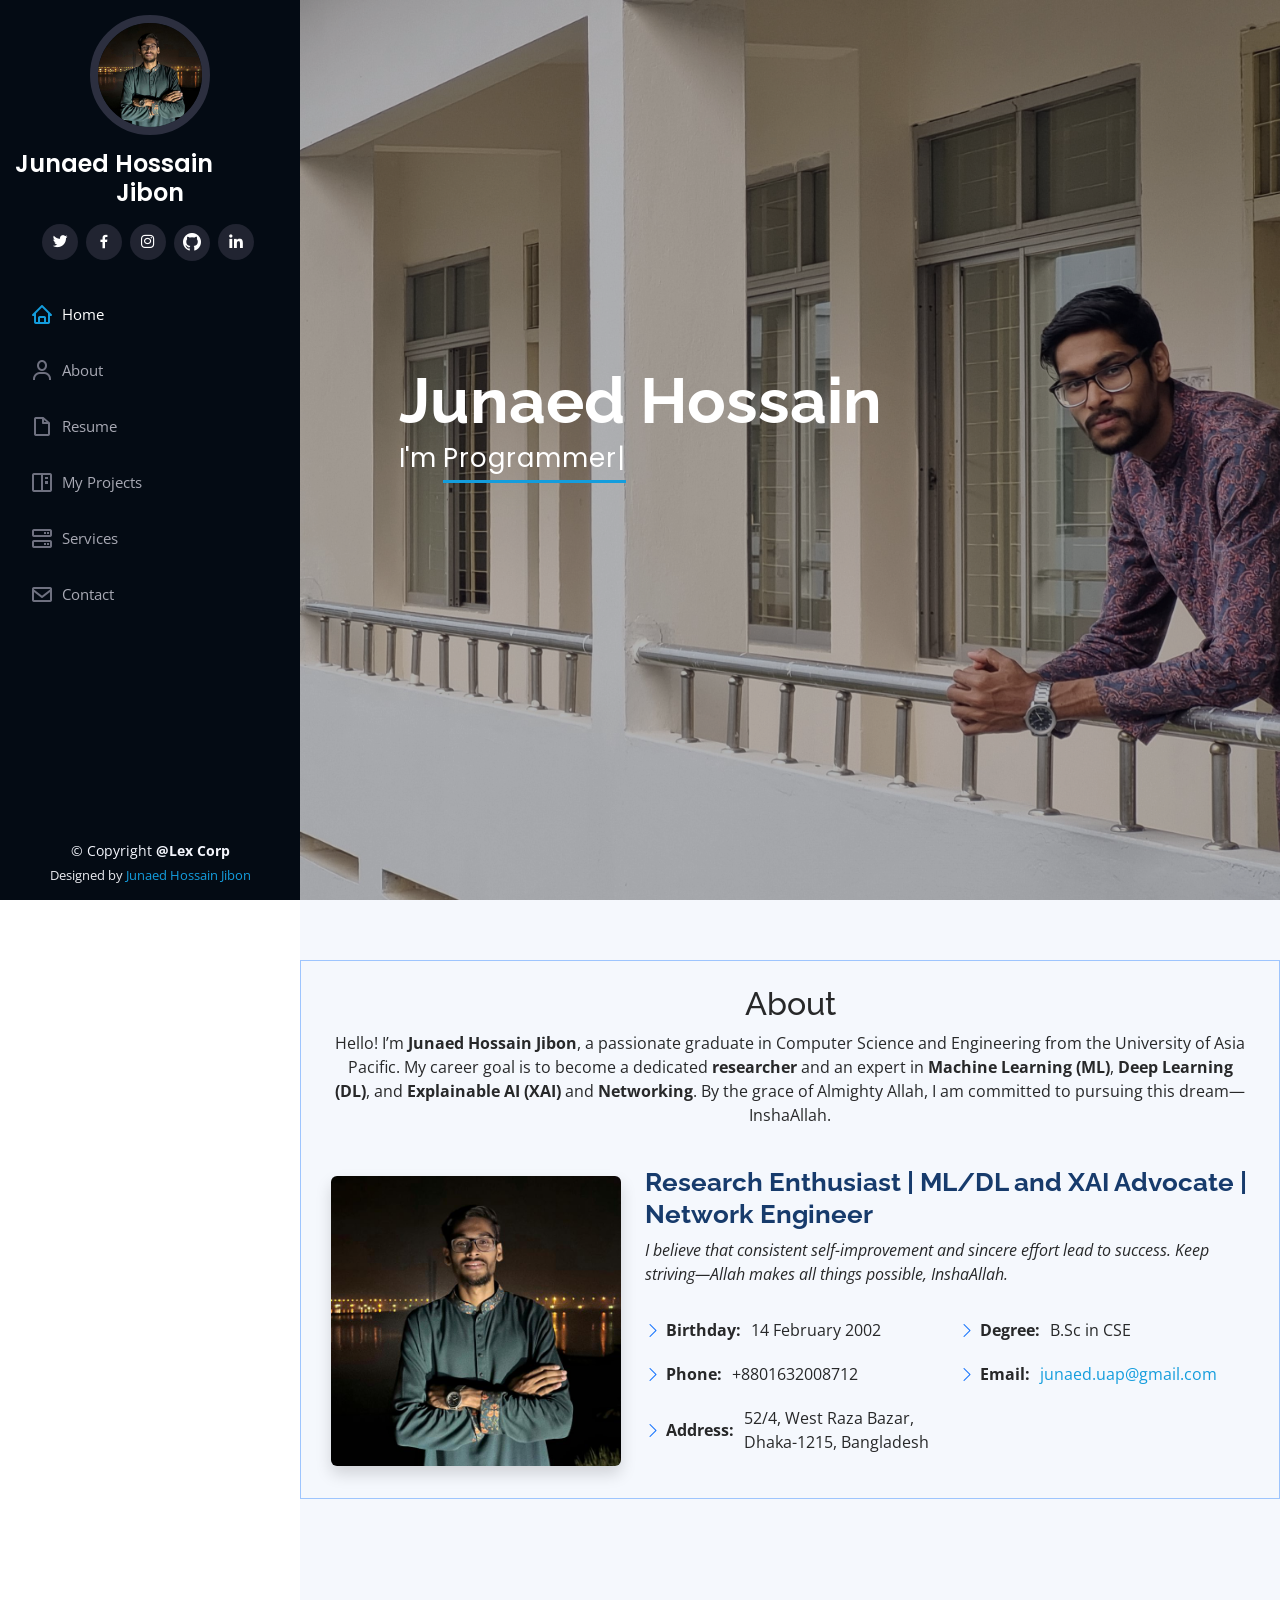
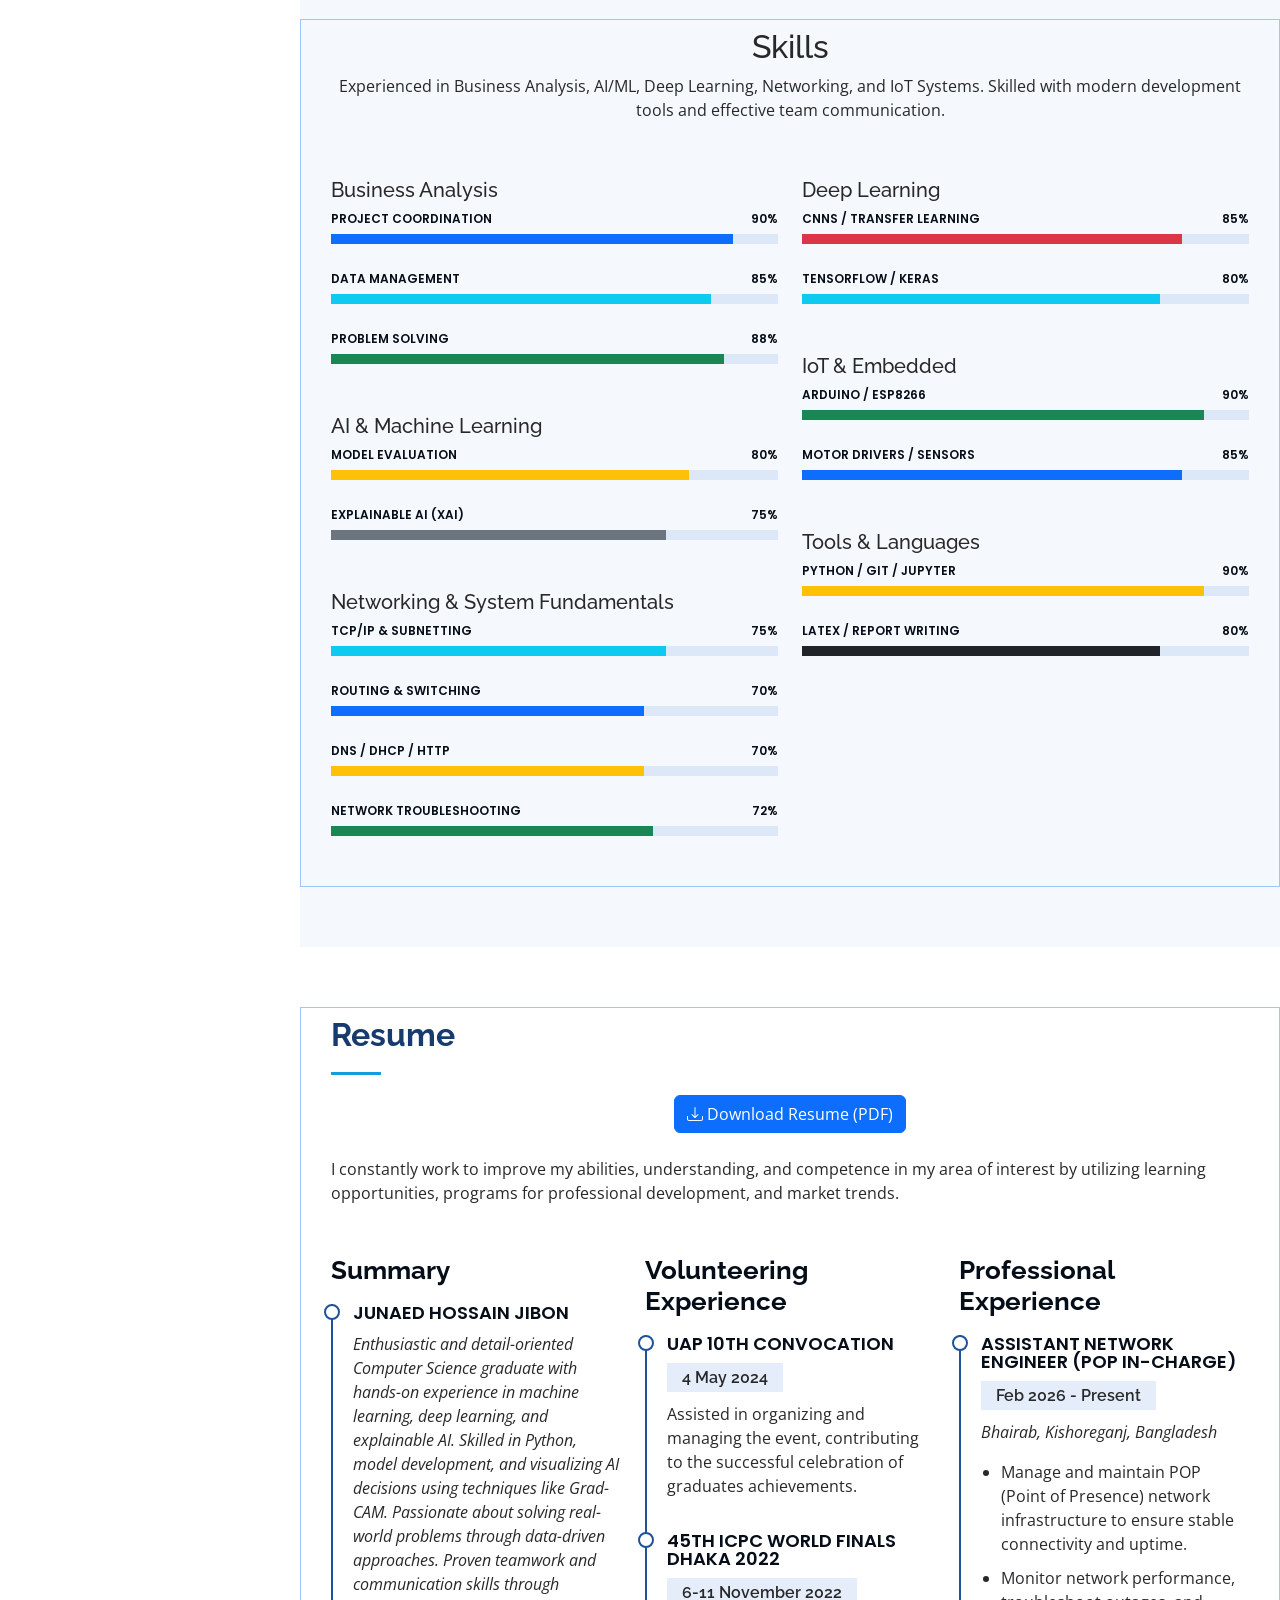
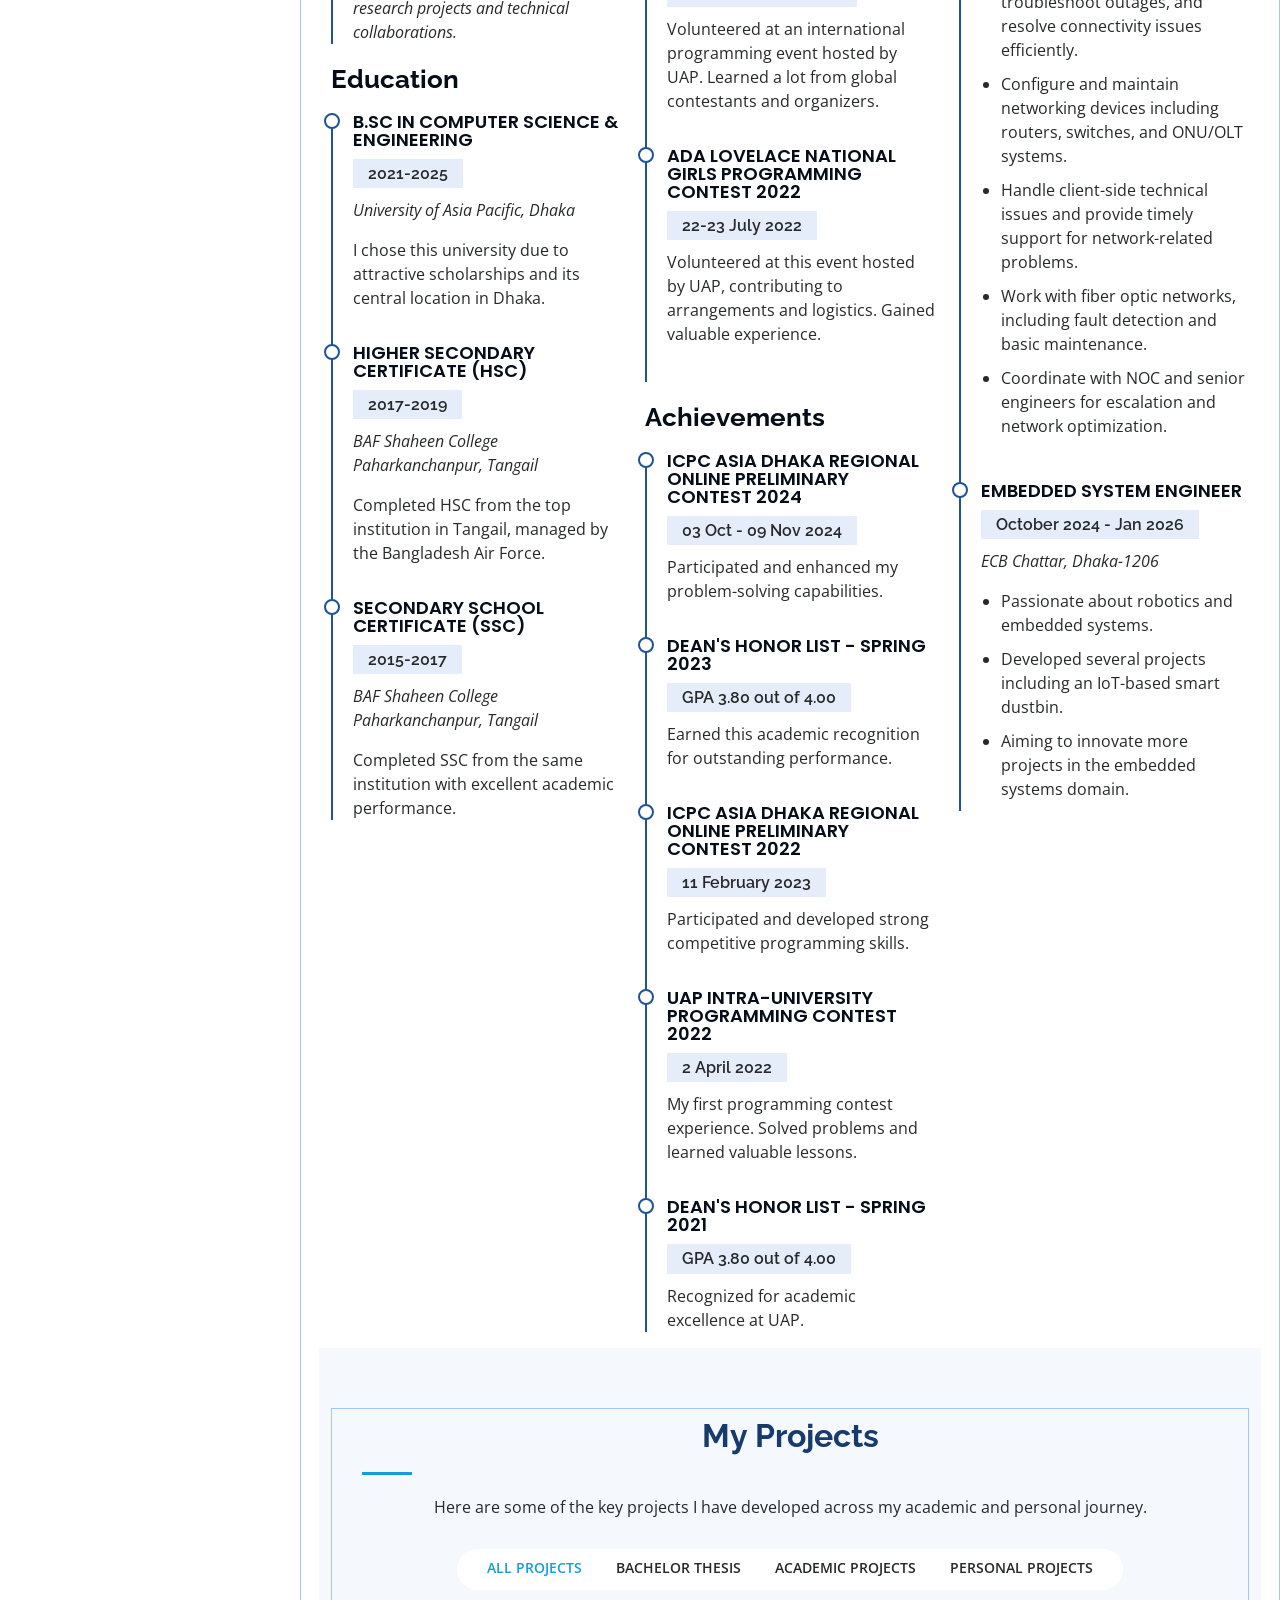
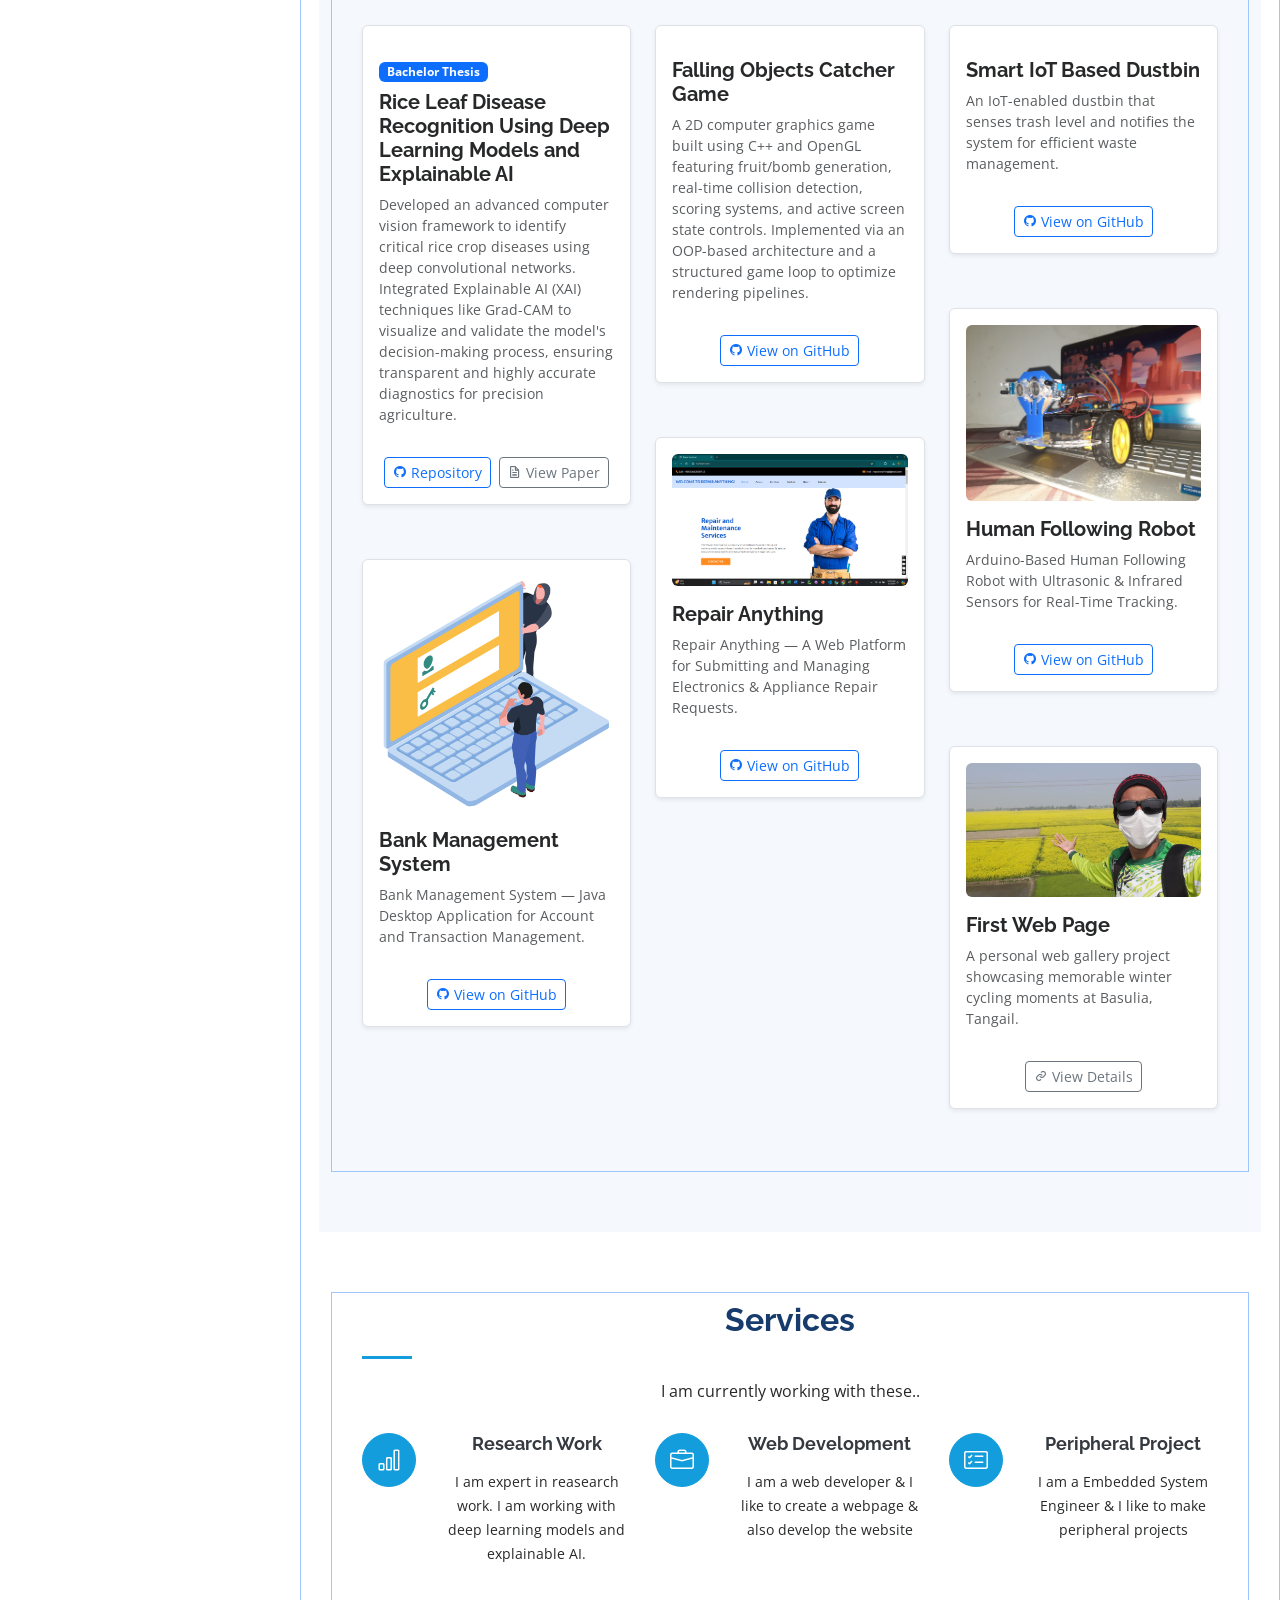
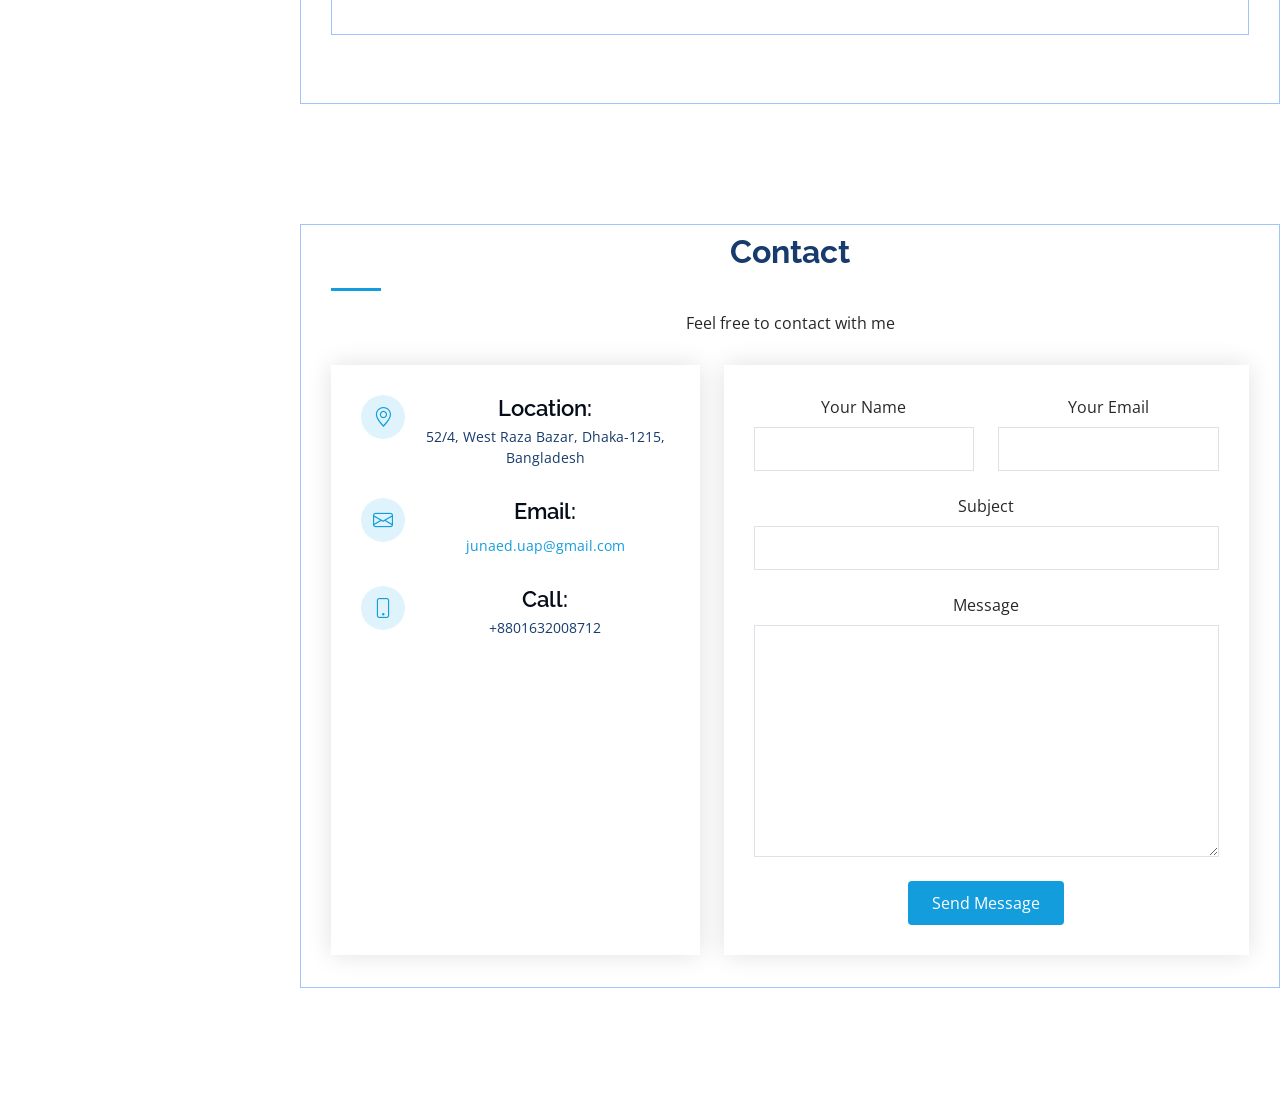
<file: index.html>
<!DOCTYPE html>
<html lang="en">

<head>
  <meta charset="utf-8">
  <meta content="width=device-width, initial-scale=1.0" name="viewport">

  <title>My Porfolio</title>
  <meta content="" name="description">
  <meta content="" name="keywords">

  <!-- Favicons -->

  <link href="assets/pics/favicon.png" rel="icon">
  <link href="assets/pics/apple-touch-icon.png" rel="apple-touch-icon">

  <!-- Google Fonts -->

  <link href="https://fonts.googleapis.com/css?family=Open+Sans:300,300i,400,400i,600,600i,700,700i|Raleway:300,300i,400,400i,500,500i,600,600i,700,700i|Poppins:300,300i,400,400i,500,500i,600,600i,700,700i" rel="stylesheet">

  <!-- Vendor CSS Files -->

  <link href="assets/vendor/aos/aos.css" rel="stylesheet">
  <link href="assets/vendor/bootstrap/css/bootstrap.min.css" rel="stylesheet">
  <link href="assets/vendor/bootstrap-icons/bootstrap-icons.css" rel="stylesheet">
  <link href="assets/vendor/boxicons/css/boxicons.min.css" rel="stylesheet">
  <link href="assets/vendor/glightbox/css/glightbox.min.css" rel="stylesheet">
  <link href="assets/vendor/swiper/swiper-bundle.min.css" rel="stylesheet">

  <!-- Template Main CSS File -->

  <link href="assets/css/style.css" rel="stylesheet">

</head>

<body>

  <!-- ======= Mobile nav toggle button ======= -->
  <i class="bi bi-list mobile-nav-toggle d-xl-none"></i>

  <!-- ======= Header ======= -->
  <header id="header">
    <div class="d-flex flex-column">

      <div class="profile">
        <img src="assets/pics/img/My_Image.jpg" alt="..." class="img-fluid rounded-circle">
        <h1 class="text-light"><a href="index.html">Junaed Hossain Jibon</a></h1>
        <div class="social-links mt-3 text-center">
          <a href="https://twitter.com/Junaed_Hossain_" class="twitter"><i class="bx bxl-twitter"></i></a>
          <a href="https://www.facebook.com/profile.php?id=100012752882210" class="facebook"><i class="bx bxl-facebook"></i></a>
          <a href="https://www.instagram.com/junaed_1416/" class="instagram"><i class="bx bxl-instagram"></i></a>
          <a href="https://github.com/groot-jerry" class="github"><i class="bi bi-github"></i></a>
          <a href="https://www.linkedin.com/in/junaed-hossain-jibon-736091266/" class="linkedin"><i class="bx bxl-linkedin"></i></a>
        </div>
      </div>

      <nav id="navbar" class="nav-menu navbar">
        <ul>
          <li><a href="#hero" class="nav-link scrollto active"><i class="bx bx-home"></i> <span>Home</span></a></li>
          <li><a href="#about" class="nav-link scrollto"><i class="bx bx-user"></i> <span>About</span></a></li>
          <li><a href="#resume" class="nav-link scrollto"><i class="bx bx-file-blank"></i> <span>Resume</span></a></li>
          <li><a href="#portfolio" class="nav-link scrollto"><i class="bx bx-book-content"></i> <span>My Projects</span></a></li>
          <li><a href="#services" class="nav-link scrollto"><i class="bx bx-server"></i> <span>Services</span></a></li>
          <li><a href="#contact" class="nav-link scrollto"><i class="bx bx-envelope"></i> <span>Contact</span></a></li>
        </ul>
      </nav><!-- .nav-menu -->
    </div>
  </header><!-- End Header -->

  <!-- ======= Hero Section ======= -->

  <section id="hero" class="d-flex flex-column justify-content-center align-items-center">
    <div class="hero-container" data-aos="fade-in">
      <h1>Junaed Hossain</h1>
      <p>I'm <span class="typed" data-typed-items="Programmer, Developer, Researcher, Quick Learner"></span></p>
    </div>
  </section>
  
  
  <!-- End Hero -->

  <main id="main">

<!-- ======= About Section ======= -->
<section id="about" class="about section-bg">
  <div class="container border border-primary-subtle pt-4 pb-4">
    <div class="section-header text-center pb-4">
      <h2>About</h2>
      <p>
        Hello! I’m <strong>Junaed Hossain Jibon</strong>, a passionate graduate in Computer Science and Engineering from the University of Asia Pacific. 
        My career goal is to become a dedicated <strong>researcher</strong> and an expert in <strong>Machine Learning (ML)</strong>, <strong>Deep Learning (DL)</strong>, 
        and <strong>Explainable AI (XAI)</strong> and <strong>Networking</strong>. By the grace of Almighty Allah, I am committed to pursuing this dream—InshaAllah.
      </p>
    </div>

    <div class="row align-items-center">
      <div class="col-lg-4 text-center" data-aos="fade-right">
        <img src="assets/pics/img/My_Image.jpg" class="img-fluid rounded shadow" alt="Junaed Hossain Jibon">
      </div>
      <div class="col-lg-8 pt-4 pt-lg-0 content" data-aos="fade-left">
        <h3>Research Enthusiast | ML/DL and XAI Advocate | Network Engineer </h3>
        <p class="fst-italic">
          I believe that consistent self-improvement and sincere effort lead to success. Keep striving—Allah makes all things possible, InshaAllah.
        </p>

        <div class="row">
          <div class="col-md-6 pt-3">
            <ul class="list-unstyled">
              <li><i class="bi bi-chevron-right text-primary"></i> <strong>Birthday:</strong> <span>14 February 2002</span></li>
              <li><i class="bi bi-chevron-right text-primary"></i> <strong>Phone:</strong> <span>+8801632008712</span></li>
              <li><i class="bi bi-chevron-right text-primary"></i> <strong>Address:</strong> <span>52/4, West Raza Bazar, Dhaka-1215, Bangladesh</span></li>
            </ul>
          </div>
          <div class="col-md-6 pt-3">
            <ul class="list-unstyled">
              <li><i class="bi bi-chevron-right text-primary"></i> <strong>Degree:</strong> <span>B.Sc in CSE</span></li>
              <li><i class="bi bi-chevron-right text-primary"></i> <strong>Email:</strong> <a href="mailto:junaed.uap@gmail.com">junaed.uap@gmail.com</a></li>
            </ul>
          </div>
        </div>

        <!-- Optional summary block -->
        <!--
        <p class="pt-3">
          I’m actively seeking opportunities in research and AI-driven industries where I can contribute, learn, and grow.
        </p>
        -->
      </div>
    </div>
  </div>
</section>
<!-- End About Section -->


    <!-- ======= Facts Section ======= -->
<!--
    <section id="facts" class="facts">
      <div class = "container border border-primary-subtle pt-2 pb-2">
       <div class="row">
        <div class="col-md-12">
         <div class="sesction-header text-center pb-4">

        <div class="section-title">
          <h2>Facts</h2>
          <p>
            There will something to write....
          </p>
        </div>-->
<!--
        <div class="row no-gutters">

          <div class="col-lg-3 col-md-6 d-md-flex align-items-md-stretch" data-aos="fade-up">
            <div class="count-box">
              <i class="bi bi-emoji-smile"></i>
              <span data-purecounter-start="0" data-purecounter-end="232" data-purecounter-duration="1" class="purecounter"></span>
              <p><strong>Happy Clients</strong> consequuntur quae</p>
            </div>
          </div>

          <div class="col-lg-3 col-md-6 d-md-flex align-items-md-stretch" data-aos="fade-up" data-aos-delay="100">
            <div class="count-box">
              <i class="bi bi-journal-richtext"></i>
              <span data-purecounter-start="0" data-purecounter-end="521" data-purecounter-duration="1" class="purecounter"></span>
              <p><strong>Projects</strong> adipisci atque cum quia aut</p>
            </div>
          </div>

          <div class="col-lg-3 col-md-6 d-md-flex align-items-md-stretch" data-aos="fade-up" data-aos-delay="200">
            <div class="count-box">
              <i class="bi bi-headset"></i>
              <span data-purecounter-start="0" data-purecounter-end="1453" data-purecounter-duration="1" class="purecounter"></span>
              <p><strong>Hours Of Support</strong> aut commodi quaerat</p>
            </div>
          </div>

          <div class="col-lg-3 col-md-6 d-md-flex align-items-md-stretch" data-aos="fade-up" data-aos-delay="300">
            <div class="count-box">
              <i class="bi bi-people"></i>
              <span data-purecounter-start="0" data-purecounter-end="32" data-purecounter-duration="1" class="purecounter"></span>
              <p><strong>Hard Workers</strong> rerum asperiores dolor</p>
            </div>
          </div>

        </div>

      </div>
    </section>
   --> 
    <!-- End Facts Section -->

<!-- ======= Skills Section ======= -->
<section id="skills" class="skills section-bg">
  <div class="container border border-primary-subtle pt-2 pb-4">
    
    <div class="section-header text-center pb-3">
      <h2>Skills</h2>
      <p>
        Experienced in Business Analysis, AI/ML, Deep Learning, Networking, and IoT Systems. Skilled with modern development tools and effective team communication.
      </p>
    </div>

    <div class="row">

      <!-- Left Column -->
      <div class="col-lg-6" data-aos="fade-up">

        <h5 class="mt-4">Business Analysis</h5>
        <div class="progress">
          <span class="skill">Project Coordination <i class="val">90%</i></span>
          <div class="progress-bar-wrap">
            <div class="progress-bar bg-primary" role="progressbar" style="width: 90%"></div>
          </div>
        </div>
        <div class="progress">
          <span class="skill">Data Management <i class="val">85%</i></span>
          <div class="progress-bar-wrap">
            <div class="progress-bar bg-info" role="progressbar" style="width: 85%"></div>
          </div>
        </div>
        <div class="progress">
          <span class="skill">Problem Solving <i class="val">88%</i></span>
          <div class="progress-bar-wrap">
            <div class="progress-bar bg-success" role="progressbar" style="width: 88%"></div>
          </div>
        </div>

        <h5 class="mt-4">AI & Machine Learning</h5>
        <div class="progress">
          <span class="skill">Model Evaluation <i class="val">80%</i></span>
          <div class="progress-bar-wrap">
            <div class="progress-bar bg-warning" role="progressbar" style="width: 80%"></div>
          </div>
        </div>
        <div class="progress">
          <span class="skill">Explainable AI (XAI) <i class="val">75%</i></span>
          <div class="progress-bar-wrap">
            <div class="progress-bar bg-secondary" role="progressbar" style="width: 75%"></div>
          </div>
        </div>

        <h5 class="mt-4">Networking & System Fundamentals</h5>
        <div class="progress">
          <span class="skill">TCP/IP & Subnetting <i class="val">75%</i></span>
          <div class="progress-bar-wrap">
            <div class="progress-bar bg-info" role="progressbar" style="width: 75%"></div>
          </div>
        </div>
        <div class="progress">
          <span class="skill">Routing & Switching <i class="val">70%</i></span>
          <div class="progress-bar-wrap">
            <div class="progress-bar bg-primary" role="progressbar" style="width: 70%"></div>
          </div>
        </div>
        <div class="progress">
          <span class="skill">DNS / DHCP / HTTP <i class="val">70%</i></span>
          <div class="progress-bar-wrap">
            <div class="progress-bar bg-warning" role="progressbar" style="width: 70%"></div>
          </div>
        </div>
        <div class="progress">
          <span class="skill">Network Troubleshooting <i class="val">72%</i></span>
          <div class="progress-bar-wrap">
            <div class="progress-bar bg-success" role="progressbar" style="width: 72%"></div>
          </div>
        </div>

      </div>

      <!-- Right Column -->
      <div class="col-lg-6" data-aos="fade-up" data-aos-delay="100">

        <h5 class="mt-4">Deep Learning</h5>
        <div class="progress">
          <span class="skill">CNNs / Transfer Learning <i class="val">85%</i></span>
          <div class="progress-bar-wrap">
            <div class="progress-bar bg-danger" role="progressbar" style="width: 85%"></div>
          </div>
        </div>
        <div class="progress">
          <span class="skill">TensorFlow / Keras <i class="val">80%</i></span>
          <div class="progress-bar-wrap">
            <div class="progress-bar bg-info" role="progressbar" style="width: 80%"></div>
          </div>
        </div>

        <h5 class="mt-4">IoT & Embedded</h5>
        <div class="progress">
          <span class="skill">Arduino / ESP8266 <i class="val">90%</i></span>
          <div class="progress-bar-wrap">
            <div class="progress-bar bg-success" role="progressbar" style="width: 90%"></div>
          </div>
        </div>
        <div class="progress">
          <span class="skill">Motor Drivers / Sensors <i class="val">85%</i></span>
          <div class="progress-bar-wrap">
            <div class="progress-bar bg-primary" role="progressbar" style="width: 85%"></div>
          </div>
        </div>

        <h5 class="mt-4">Tools & Languages</h5>
        <div class="progress">
          <span class="skill">Python / Git / Jupyter <i class="val">90%</i></span>
          <div class="progress-bar-wrap">
            <div class="progress-bar bg-warning" role="progressbar" style="width: 90%"></div>
          </div>
        </div>
        <div class="progress">
          <span class="skill">LaTeX / Report Writing <i class="val">80%</i></span>
          <div class="progress-bar-wrap">
            <div class="progress-bar bg-dark" role="progressbar" style="width: 80%"></div>
          </div>
        </div>

      </div>

    </div>
  </div>
</section>
<!-- End Skills Section -->


    <!-- ======= Resume Section ======= -->

<section id="resume" class="resume">
  <div class="container border border-primary-subtle pt-2 pb-2">
    <div class="section-title">
      <h2>Resume</h2>
        <div class="text-center mb-4">
          <a href="assets/resume/My_CV.pdf" class="btn btn-primary" download>
            <i class="bi bi-download"></i> Download Resume (PDF)
          </a>
        </div>

      <p>I constantly work to improve my abilities, understanding, and competence in my area of interest by utilizing 
        learning opportunities, programs for professional development, and market trends.</p>
    </div>

    <div class="row">
      <!-- Summary and Education -->
      <div class="col-lg-4" data-aos="fade-up">
        <h3 class="resume-title">Summary</h3>
        <div class="resume-item pb-0">
          <h4>Junaed Hossain Jibon</h4>
          <p><em>Enthusiastic and detail-oriented Computer Science graduate with hands-on experience in machine learning, deep learning,
          and explainable AI. Skilled in Python, model development, and visualizing AI decisions using techniques like Grad-CAM. 
          Passionate about solving real-world problems through data-driven approaches. 
          Proven teamwork and communication skills through research projects and technical collaborations.</em></p>
          
        </div>

        <h3 class="resume-title">Education</h3>
        <div class="resume-item">
          <h4>B.Sc in Computer Science & Engineering</h4>
          <h5>2021-2025</h5>
          <p><em>University of Asia Pacific, Dhaka</em></p>
          <p>I chose this university due to attractive scholarships and its central location in Dhaka.</p>
        </div>
        <div class="resume-item">
          <h4>Higher Secondary Certificate (HSC)</h4>
          <h5>2017-2019</h5>
          <p><em>BAF Shaheen College Paharkanchanpur, Tangail</em></p>
          <p>Completed HSC from the top institution in Tangail, managed by the Bangladesh Air Force.</p>
        </div>
        <div class="resume-item">
          <h4>Secondary School Certificate (SSC)</h4>
          <h5>2015-2017</h5>
          <p><em>BAF Shaheen College Paharkanchanpur, Tangail</em></p>
          <p>Completed SSC from the same institution with excellent academic performance.</p>
        </div>
      </div>

      <!-- Volunteering and Achievements -->
      <div class="col-lg-4" data-aos="fade-up" data-aos-delay="100">
        <h3 class="resume-title">Volunteering Experience</h3>
         <div class="resume-item">
          <h4>UAP 10th Convocation</h4>
          <h5>4 May 2024</h5>
          <p>Assisted in organizing and managing the event, contributing to the successful celebration of graduates achievements.</p>
        </div>
        <div class="resume-item">
          <h4>45th ICPC World Finals Dhaka 2022</h4>
          <h5>6-11 November 2022</h5>
          <p>Volunteered at an international programming event hosted by UAP. Learned a lot from global contestants and organizers.</p>
        </div>
        <div class="resume-item">
          <h4>Ada Lovelace National Girls Programming Contest 2022</h4>
          <h5>22-23 July 2022</h5>
          <p>Volunteered at this event hosted by UAP, contributing to arrangements and logistics. Gained valuable experience.</p>
        </div>

        <h3 class="resume-title">Achievements</h3>
        <div class="resume-item">
          <h4>ICPC Asia Dhaka Regional Online Preliminary Contest 2024</h4>
          <h5>03 Oct - 09 Nov 2024</h5>
          <p>Participated and enhanced my problem-solving capabilities.</p>
        </div>
        <div class="resume-item">
          <h4>Dean's Honor List - Spring 2023</h4>
          <h5>GPA 3.80 out of 4.00</h5>
          <p>Earned this academic recognition for outstanding performance.</p>
        </div>
        <div class="resume-item">
          <h4>ICPC Asia Dhaka Regional Online Preliminary Contest 2022</h4>
          <h5>11 February 2023</h5>
          <p>Participated and developed strong competitive programming skills.</p>
        </div>
        <div class="resume-item">
          <h4>UAP Intra-University Programming Contest 2022</h4>
          <h5>2 April 2022</h5>
          <p>My first programming contest experience. Solved problems and learned valuable lessons.</p>
        </div>
        <div class="resume-item">
          <h4>Dean's Honor List - Spring 2021</h4>
          <h5>GPA 3.80 out of 4.00</h5>
          <p>Recognized for academic excellence at UAP.</p>
        </div>
      </div>

      <!-- Professional Experience -->
     <div class="col-lg-4" data-aos="fade-up" data-aos-delay="200">
  <h3 class="resume-title">Professional Experience</h3>

  <!-- Current Job -->
  <div class="resume-item">
    <h4>Assistant Network Engineer (POP In-charge)</h4>
    <h5>Feb 2026 - Present</h5>
    <p><em>Bhairab, Kishoreganj, Bangladesh</em></p>
    <ul>
      <li>Manage and maintain POP (Point of Presence) network infrastructure to ensure stable connectivity and uptime.</li>
      <li>Monitor network performance, troubleshoot outages, and resolve connectivity issues efficiently.</li>
      <li>Configure and maintain networking devices including routers, switches, and ONU/OLT systems.</li>
      <li>Handle client-side technical issues and provide timely support for network-related problems.</li>
      <li>Work with fiber optic networks, including fault detection and basic maintenance.</li>
      <li>Coordinate with NOC and senior engineers for escalation and network optimization.</li>
    </ul>
  </div>

  <!-- Previous / Existing Section -->
  <div class="resume-item">
    <h4>Embedded System Engineer</h4>
    <h5>October 2024 - Jan 2026</h5>
    <p><em>ECB Chattar, Dhaka-1206</em></p>
    <ul>
      <li>Passionate about robotics and embedded systems.</li>
      <li>Developed several projects including an IoT-based smart dustbin.</li>
      <li>Aiming to innovate more projects in the embedded systems domain.</li>
    </ul>
  </div>

</div>
<!-- End Professional Experience Section -->

   <!-- ======= Project Section ======= -->
<section id="portfolio" class="portfolio section-bg">
  <div class="container border border-primary-subtle pt-2 pb-2">
    <div class="row">
      <div class="col-md-12">
        <div class="section-header text-center pb-4">

          <div class="section-title">
            <h2>My Projects</h2>
            <p>Here are some of the key projects I have developed across my academic and personal journey.</p>
          </div>

          <!-- Project Category Filters -->
          <div class="row" data-aos="fade-up">
            <div class="col-lg-12 d-flex justify-content-center">
              <ul id="portfolio-flters">
                <li data-filter="*" class="filter-active">All Projects</li>
                <li data-filter=".filter-thesis">Bachelor Thesis</li>
                <li data-filter=".filter-academic">Academic Projects</li>
                <li data-filter=".filter-personal">Personal Projects</li>
              </ul>
            </div>
          </div>

          <!-- Projects Grid Container -->
          <div class="row portfolio-container g-4 text-start" data-aos="fade-up" data-aos-delay="100">

            <!-- ======================================================= -->
            <!-- 1. BACHELOR THESIS FIELD                                -->
            <!-- ======================================================= -->
            <div class="col-lg-4 col-md-6 portfolio-item filter-thesis">
              <div class="portfolio-wrap border rounded p-3 shadow-sm bg-white h-100 d-flex flex-column justify-content-between">
                <div>
                  <!-- Image Block (Commented Out) -->
                  <!-- <img src="assets/pics/portfolio/rice-leaf-thesis.jpg" class="img-fluid rounded" alt="Rice Leaf Disease Recognition System UI"> -->
                  <div class="mt-3">
                    <span class="badge bg-primary mb-2">Bachelor Thesis</span>
                    <h5 class="fw-bold">Rice Leaf Disease Recognition Using Deep Learning Models and Explainable AI</h5>
                    <p class="text-muted small">Developed an advanced computer vision framework to identify critical rice crop diseases using deep convolutional networks. Integrated Explainable AI (XAI) techniques like Grad-CAM to visualize and validate the model's decision-making process, ensuring transparent and highly accurate diagnostics for precision agriculture.</p>
                  </div>
                </div>
                <!-- Centered Buttons -->
                <div class="mt-3 d-flex justify-content-center">
                  <a href="#" target="_blank" class="btn btn-sm btn-outline-primary position-relative me-2" style="z-index:10;">
                    <i class="bx bxl-github"></i> Repository
                  </a>
                  <a href="#" target="_blank" class="btn btn-sm btn-outline-secondary position-relative" style="z-index:10;">
                    <i class="bx bx-file"></i> View Paper
                  </a>
                </div>
              </div>
            </div>

            <!-- ======================================================= -->
            <!-- 2. ACADEMIC PROJECTS SECTION                           -->
            <!-- ======================================================= -->
            
            <!-- Falling Objects Catcher Game -->
            <div class="col-lg-4 col-md-6 portfolio-item filter-academic">
              <div class="portfolio-wrap border rounded p-3 shadow-sm bg-white h-100 d-flex flex-column justify-content-between">
                <div>
                  <!-- Image Block (Commented Out) -->
                  <!-- <img src="assets/pics/portfolio/falling-objects-catcher.jpg" class="img-fluid rounded" alt="Falling Objects Catcher Game Demo"> -->
                  <div class="mt-3">
                    <h5 class="fw-bold">Falling Objects Catcher Game</h5>
                    <p class="text-muted small">A 2D computer graphics game built using C++ and OpenGL featuring fruit/bomb generation, real-time collision detection, scoring systems, and active screen state controls. Implemented via an OOP-based architecture and a structured game loop to optimize rendering pipelines.</p>
                  </div>
                </div>
                <!-- Centered Buttons -->
                <div class="mt-3 d-flex justify-content-center">
                  <a href="https://github.com/groot-jerry/Graphics_Project" target="_blank" class="btn btn-sm btn-outline-primary position-relative" style="z-index:10;">
                    <i class="bx bxl-github"></i> View on GitHub
                  </a>
                </div>
              </div>
            </div>

            <!-- Smart IoT Based Dustbin -->
            <div class="col-lg-4 col-md-6 portfolio-item filter-academic">
              <div class="portfolio-wrap border rounded p-3 shadow-sm bg-white h-100 d-flex flex-column justify-content-between">
                <div>
                  <div class="mt-3">
                    <h5 class="fw-bold">Smart IoT Based Dustbin</h5>
                    <p class="text-muted small">An IoT-enabled dustbin that senses trash level and notifies the system for efficient waste management.</p>
                  </div>
                </div>
                <!-- Centered Buttons -->
                <div class="mt-3 d-flex justify-content-center">
                  <a href="https://github.com/groot-jerry/CSE_316_Peripheral_Project" target="_blank" class="btn btn-sm btn-outline-primary position-relative" style="z-index:10;">
                    <i class="bx bxl-github"></i> View on GitHub
                  </a>
                </div>
              </div>
            </div>

            <!-- Human Following Robot -->
            <div class="col-lg-4 col-md-6 portfolio-item filter-academic">
              <div class="portfolio-wrap border rounded p-3 shadow-sm bg-white h-100 d-flex flex-column justify-content-between">
                <div>
                  <img src="assets/pics/portfolio/Human_Following_Bot.jpg" class="img-fluid rounded" alt="Project Demo">
                  <div class="mt-3">
                    <h5 class="fw-bold">Human Following Robot</h5>
                    <p class="text-muted small">Arduino-Based Human Following Robot with Ultrasonic & Infrared Sensors for Real-Time Tracking.</p>
                  </div>
                </div>
                <!-- Centered Buttons -->
                <div class="mt-3 d-flex justify-content-center">
                  <a href="https://github.com/groot-jerry/SoftRoot_Project" target="_blank" class="btn btn-sm btn-outline-primary position-relative" style="z-index:10;">
                    <i class="bx bxl-github"></i> View on GitHub
                  </a>
                </div>
              </div>
            </div>

            <!-- Repair Anything -->
            <div class="col-lg-4 col-md-6 portfolio-item filter-academic">
              <div class="portfolio-wrap border rounded p-3 shadow-sm bg-white h-100 d-flex flex-column justify-content-between">
                <div>
                  <img src="assets/pics/portfolio/Repair_Anything.png" class="img-fluid rounded" alt="Project Demo">
                  <div class="mt-3">
                    <h5 class="fw-bold">Repair Anything</h5>
                    <p class="text-muted small">Repair Anything — A Web Platform for Submitting and Managing Electronics & Appliance Repair Requests.</p>
                  </div>
                </div>
                <!-- Centered Buttons -->
                <div class="mt-3 d-flex justify-content-center">
                  <a href="https://github.com/groot-jerry/CSE_410_Software_Development" target="_blank" class="btn btn-sm btn-outline-primary position-relative" style="z-index:10;">
                    <i class="bx bxl-github"></i> View on GitHub
                  </a>
                </div>
              </div>
            </div>

            <!-- Bank Management System -->
            <div class="col-lg-4 col-md-6 portfolio-item filter-academic">
              <div class="portfolio-wrap border rounded p-3 shadow-sm bg-white h-100 d-flex flex-column justify-content-between">
                <div>
                  <img src="assets/pics/portfolio/Login.png" class="img-fluid rounded" alt="Project Demo">
                  <div class="mt-3">
                    <h5 class="fw-bold">Bank Management System</h5>
                    <p class="text-muted small">Bank Management System — Java Desktop Application for Account and Transaction Management.</p>
                  </div>
                </div>
                <!-- Centered Buttons -->
                <div class="mt-3 d-flex justify-content-center">
                  <a href="https://github.com/groot-jerry/Java_Project" target="_blank" class="btn btn-sm btn-outline-primary position-relative" style="z-index:10;">
                    <i class="bx bxl-github"></i> View on GitHub
                  </a>
                </div>
              </div>
            </div>

            <!-- ======================================================= -->
            <!-- 3. PERSONAL PROJECTS SECTION                           -->
            <!-- ======================================================= -->
            
            <!-- First Web Page -->
            <div class="col-lg-4 col-md-6 portfolio-item filter-personal">
              <div class="portfolio-wrap border rounded p-3 shadow-sm bg-white h-100 d-flex flex-column justify-content-between">
                <div>
                  <img src="assets/pics/portfolio/travel.jpg" class="img-fluid rounded" alt="A Winter Morning while cycling at Basulia, Basail, Tangail">
                  <div class="mt-3">
                    <h5 class="fw-bold">First Web Page</h5>
                    <p class="text-muted small">A personal web gallery project showcasing memorable winter cycling moments at Basulia, Tangail.</p>
                  </div>
                </div>
                <!-- Centered Buttons -->
                <div class="mt-3 d-flex justify-content-center">
                  <!--<a href="https://github.com/junaedhossain/cycling-trip-photo-album" target="_blank" class="btn btn-sm btn-outline-primary position-relative me-2" style="z-index:10;">
                    <i class="bx bxl-github"></i> GitHub
                     </a> -->
                  <a href="Junaed_First_Project.html" target="_blank" class="btn btn-sm btn-outline-secondary position-relative" style="z-index:10;">
                    <i class="bx bx-link"></i> View Details
                  </a>
                </div>
              </div>
            </div>

          </div>
        </div>
      </div>
    </div>
  </div>
</section>
    
    <!-- End Portfolio Section -->

    <!-- ======= Services Section ======= -->

    <section id="services" class="services">
      <div class = "container border border-primary-subtle pt-2 pb-2">
       <div class="row">
        <div class="col-md-12">
         <div class="sesction-header text-center pb-4">

        <div class="section-title">
          <h2>Services</h2>
          <p>
            I am currently working with these..
          </p>
        </div>


        <div class="row">

        	<div class="col-lg-4 col-md-6 icon-box" data-aos="fade-up" data-aos-delay="200">
            <div class="icon"><i class="bi bi-bar-chart"></i></div>
            <h4 class="title"><a href="">Research Work</a></h4>
            <p class="description">I am expert in reasearch work. I am working with deep learning models and explainable AI.</p>
          </div>

          <div class="col-lg-4 col-md-6 icon-box" data-aos="fade-up">
            <div class="icon"><i class="bi bi-briefcase"></i></div>
            <h4 class="title"><a href="">Web Development</a></h4>
            <p class="description">I am a web developer & I like to create a webpage & also develop the website</p>
          </div>

          <div class="col-lg-4 col-md-6 icon-box" data-aos="fade-up" data-aos-delay="100">
            <div class="icon"><i class="bi bi-card-checklist"></i></div>
            <h4 class="title"><a href="">Peripheral Project</a></h4>
            <p class="description">I am a Embedded System Engineer & I like to make peripheral projects</p>
          </div>

           

          

    <!--      <div class="col-lg-4 col-md-6 icon-box" data-aos="fade-up" data-aos-delay="300">
            <div class="icon"><i class="bi bi-binoculars"></i></div>
            <h4 class="title"><a href="">MS Excel</a></h4>
            <p class="description">I am expert in MS Excel also</p>
          </div>

          <div class="col-lg-4 col-md-6 icon-box" data-aos="fade-up" data-aos-delay="400">
            <div class="icon"><i class="bi bi-brightness-high"></i></div>
            <h4 class="title"><a href="">MS Powerpoint</a></h4>
            <p class="description">I am expert in MS Powerpoint also</p>
          </div> -->

          <!--<div class="col-lg-4 col-md-6 icon-box" data-aos="fade-up" data-aos-delay="500">
            <div class="icon"><i class="bi bi-calendar4-week"></i></div>
            <h4 class="title"><a href="">Mentor</a></h4>
            <p class="description">I am a good mentor also. I can guide anyone..</p>
          </div> 
        </div>
      </div>
    -->
    </section>
    <!-- End Services Section -->

    <!-- ======= Testimonials Section ======= -->

    <!--<section id="testimonials" class="testimonials section-bg">
      <div class = "container border border-primary-subtle pt-2 pb-2">
        <div class="row">
          <div class="col-md-12">
            <div class="sesction-header text-center pb-4">

        <div class="section-title">
          <h2>Testimonials</h2>
          <p>
            There will something to write..
          </p>
        </div>

        <div class="testimonials-slider swiper" data-aos="fade-up" data-aos-delay="100">
          <div class="swiper-wrapper">

            <div class="swiper-slide">
              <div class="testimonial-item" data-aos="fade-up">
                <p>
                  <i class="bx bxs-quote-alt-left quote-icon-left"></i>
                  Proin iaculis purus consequat sem cure digni ssim donec porttitora entum suscipit rhoncus. Accusantium quam, ultricies eget id, aliquam eget nibh et. Maecen aliquam, risus at semper.
                  <i class="bx bxs-quote-alt-right quote-icon-right"></i>
                </p>
                <img src="assets/pics/testimonials/testimonials-1.jpg" class="testimonial-img" alt="">
                <h3>Saul Goodman</h3>
                <h4>Ceo &amp; Founder</h4>
              </div>
            </div>-->
            <!-- End testimonial item -->
<!--
            <div class="swiper-slide">
              <div class="testimonial-item" data-aos="fade-up" data-aos-delay="100">
                <p>
                  <i class="bx bxs-quote-alt-left quote-icon-left"></i>
                  Export tempor illum tamen malis malis eram quae irure esse labore quem cillum quid cillum eram malis quorum velit fore eram velit sunt aliqua noster fugiat irure amet legam anim culpa.
                  <i class="bx bxs-quote-alt-right quote-icon-right"></i>
                </p>
                <img src="assets/pics/testimonials/testimonials-2.jpg" class="testimonial-img" alt="">
                <h3>Sara Wilsson</h3>
                <h4>Designer</h4>
              </div>
            </div>-->
            <!-- End testimonial item -->
<!--
            <div class="swiper-slide">
              <div class="testimonial-item" data-aos="fade-up" data-aos-delay="200">
                <p>
                  <i class="bx bxs-quote-alt-left quote-icon-left"></i>
                  Enim nisi quem export duis labore cillum quae magna enim sint quorum nulla quem veniam duis minim tempor labore quem eram duis noster aute amet eram fore quis sint minim.
                  <i class="bx bxs-quote-alt-right quote-icon-right"></i>
                </p>
                <img src="assets/pics/testimonials/testimonials-3.jpg" class="testimonial-img" alt="">
                <h3>Jena Karlis</h3>
                <h4>Store Owner</h4>
              </div>
            </div>-->
            <!-- End testimonial item -->
<!--
            <div class="swiper-slide">
              <div class="testimonial-item" data-aos="fade-up" data-aos-delay="300">
                <p>
                  <i class="bx bxs-quote-alt-left quote-icon-left"></i>
                  Fugiat enim eram quae cillum dolore dolor amet nulla culpa multos export minim fugiat minim velit minim dolor enim duis veniam ipsum anim magna sunt elit fore quem dolore labore illum veniam.
                  <i class="bx bxs-quote-alt-right quote-icon-right"></i>
                </p>
                <img src="assets/pics/testimonials/testimonials-4.jpg" class="testimonial-img" alt="">
                <h3>Matt Brandon</h3>
                <h4>Freelancer</h4>
              </div>
            </div>-->
            <!-- End testimonial item -->
<!--
            <div class="swiper-slide">
              <div class="testimonial-item" data-aos="fade-up" data-aos-delay="400">
                <p>
                  <i class="bx bxs-quote-alt-left quote-icon-left"></i>
                  Quis quorum aliqua sint quem legam fore sunt eram irure aliqua veniam tempor noster veniam enim culpa labore duis sunt culpa nulla illum cillum fugiat legam esse veniam culpa fore nisi cillum quid.
                  <i class="bx bxs-quote-alt-right quote-icon-right"></i>
                </p>
                <img src="assets/pics/testimonials/testimonials-5.jpg" class="testimonial-img" alt="">
                <h3>John Larson</h3>
                <h4>Entrepreneur</h4>
              </div>
            </div>-->
            <!-- End testimonial item -->
<!--
          </div>
          <div class="swiper-pagination"></div>
        </div>

      </div>-->
    </section><!-- End Testimonials Section -->

    <!-- ======= Contact Section ======= -->

    <section id="contact" class="contact">
      <div class = "container border border-primary-subtle pt-2 pb-2">
         <div class="row">
         <div class="col-md-12">
          <div class="sesction-header text-center pb-4"> 

        <div class="section-title">
          <h2>Contact</h2>
          <p>Feel free to contact with me</p>
        </div>

        <div class="row" data-aos="fade-in">

          <div class="col-lg-5 d-flex align-items-stretch">
            <div class="info">
              <div class="address">
                <i class="bi bi-geo-alt"></i>
                <h4>Location:</h4>
                <p>52/4, West Raza Bazar, Dhaka-1215, Bangladesh</p>
              </div>

              <div class="email">
                <i class="bi bi-envelope"></i>
                <h4>Email:</h4>
                <a href="mailto:junaed.uap@gmail.com"><p>junaed.uap@gmail.com</a></p>
              </div>

              <div class="phone">
                <i class="bi bi-phone"></i>
                <h4>Call:</h4>
                <p>+8801632008712</p>
              </div>

              <div class="map-responsive">
                  <iframe 
                      src="https://www.google.com/maps/embed?pb=!1m18!1m12!1m3!1d3651.808666017902!2d90.38005667511527!3d23.754201478667827!2m3!1f0!2f0!3f0!3m2!1i1024!2i768!4f13.1!3m3!1m2!1s0x3755b8af08d86335%3A0xd0b6c177b955a064!2s52%2F4%20West%20Raja%20Bazar%2C%20Dhaka%201207!5e0!3m2!1sen!2sbd!4v1753818199702!5m2!1sen!2sbd"
                      style="border:0;" 
                      allowfullscreen="" 
                      loading="lazy" 
                      referrerpolicy="no-referrer-when-downgrade">
                  </iframe>
              </div>

          
            </div>


          </div>

          <div class="col-lg-7 mt-5 mt-lg-0 d-flex align-items-stretch">
            <form action="https://github.com/groot-jerry/My_Portfolio/blob/main/forms/contact.php" method="post" role="form" class="php-email-form">

              <div class="row">
                <div class="form-group col-md-6">
                  <label for="name">Your Name</label>
                  <input type="text" name="name" class="form-control" id="name" required>
                </div>
                <div class="form-group col-md-6">
                  <label for="name">Your Email</label>
                  <input type="email" class="form-control" name="email" id="email" required>
                </div>
              </div>
              <div class="form-group">
                <label for="name">Subject</label>
                <input type="text" class="form-control" name="subject" id="subject" required>
              </div>
              <div class="form-group">
                <label for="name">Message</label>
                <textarea class="form-control" name="message" rows="10" required></textarea>
              </div>
              <div class="my-3">
                <div class="loading">Loading</div>
                <div class="error-message"></div>
                <div class="sent-message">Your message has been sent. Thank you!</div>
              </div>
              <div class="text-center"><button type="submit">Send Message</button></div>
            </form>
          </div>

        </div>

      </div>
    </section><!-- End Contact Section -->

  </main><!-- End #main -->

  <!-- ======= Footer ======= -->
  <footer id="footer">
    <div class="container">
      <div class="copyright">
        &copy; Copyright <strong><span>@Lex Corp</span></strong>
      </div>
      <div class="credits">
        <!-- All the links in the footer should remain intact. -->
        <!-- You can delete the links only if you purchased the pro version. -->
        <!-- Licensing information: https://bootstrapmade.com/license/ -->
        <!-- Purchase the pro version with working PHP/AJAX contact form: https://bootstrapmade.com/iportfolio-bootstrap-portfolio-websites-template/ -->
        Designed by <a href= >Junaed Hossain Jibon</a>
      </div>
    </div>
  </footer><!-- End  Footer -->

  <a href="#" class="back-to-top d-flex align-items-center justify-content-center"><i class="bi bi-arrow-up-short"></i></a>

  <!-- Vendor JS Files -->
  <script src="assets/vendor/purecounter/purecounter_vanilla.js"></script>
  <script src="assets/vendor/aos/aos.js"></script>
  <script src="assets/vendor/bootstrap/js/bootstrap.bundle.min.js"></script>
  <script src="assets/vendor/glightbox/js/glightbox.min.js"></script>
  <script src="assets/vendor/isotope-layout/isotope.pkgd.min.js"></script>
  <script src="assets/vendor/swiper/swiper-bundle.min.js"></script>
  <script src="assets/vendor/typed.js/typed.umd.js"></script>
  <script src="assets/vendor/waypoints/noframework.waypoints.js"></script>
  <script src="assets/vendor/php-email-form/validate.js"></script>

  <!-- Template Main JS File -->
  <script src="assets/js/main.js"></script>

</body>

</html>
</file>
<file: assets/css/style.css>
body {
  font-family: "Open Sans", sans-serif;
  color: #272829;
}

a {
  color: #149ddd;
  text-decoration: none;
}

a:hover {
  color: #37b3ed;
  text-decoration: none;
}

h1,
h2,
h3,
h4,
h5,
h6 {
  font-family: "Raleway", sans-serif;
}

/*--------------------------------------------------------------
# Back to top button
--------------------------------------------------------------*/
.back-to-top {
  position: fixed;
  visibility: hidden;
  opacity: 0;
  right: 15px;
  bottom: 15px;
  z-index: 996;
  background: #149ddd;
  width: 40px;
  height: 40px;
  border-radius: 50px;
  transition: all 0.4s;
}

.back-to-top i {
  font-size: 28px;
  color: #fff;
  line-height: 0;
}

.back-to-top:hover {
  background: #2eafec;
  color: #fff;
}

.back-to-top.active {
  visibility: visible;
  opacity: 1;
}

/*--------------------------------------------------------------
# Header
--------------------------------------------------------------*/
#header {
  position: fixed;
  top: 0;
  left: 0;
  bottom: 0;
  width: 300px;
  transition: all ease-in-out 0.5s;
  z-index: 9997;
  transition: all 0.5s;
  padding: 0 15px;
  background: #040b14;
  overflow-y: auto;
}

#header .profile img {
  margin: 15px auto;
  display: block;
  width: 120px;
  border: 8px solid #2c2f3f;
}

#header .profile h1 {
  font-size: 24px;
  margin: 0;
  padding: 0;
  font-weight: 600;
  -moz-text-align-last: center;
  text-align-last: center;
  font-family: "Poppins", sans-serif;
}

#header .profile h1 a,
#header .profile h1 a:hover {
  color: #fff;
  text-decoration: none;
}

#header .profile .social-links a {
  font-size: 18px;
  display: inline-block;
  background: #212431;
  color: #fff;
  line-height: 1;
  padding: 8px 0;
  margin-right: 4px;
  border-radius: 50%;
  text-align: center;
  width: 36px;
  height: 36px;
  transition: 0.3s;
}

#header .profile .social-links a:hover {
  background: #149ddd;
  color: #fff;
  text-decoration: none;
}

#main {
  margin-left: 300px;
}

.container,
.container-fluid {
  padding-left: 30px;
  padding-right: 30px;
}

@media (max-width: 1199px) {
  #header {
    left: -300px;
  }

  #main {
    margin-left: 0;
  }

  .container,
  .container-fluid {
    padding-left: 12px;
    padding-right: 12px;
  }
}

/*--------------------------------------------------------------
# Navigation Menu
--------------------------------------------------------------*/
/* Desktop Navigation */
.nav-menu {
  padding: 30px 0 0 0;
}

.nav-menu * {
  margin: 0;
  padding: 0;
  list-style: none;
}

.nav-menu>ul>li {
  position: relative;
  white-space: nowrap;
}

.nav-menu a,
.nav-menu a:focus {
  display: flex;
  align-items: center;
  color: #a8a9b4;
  padding: 12px 15px;
  margin-bottom: 8px;
  transition: 0.3s;
  font-size: 15px;
}

.nav-menu a i,
.nav-menu a:focus i {
  font-size: 24px;
  padding-right: 8px;
  color: #6f7180;
}

.nav-menu a:hover,
.nav-menu .active,
.nav-menu .active:focus,
.nav-menu li:hover>a {
  text-decoration: none;
  color: #fff;
}

.nav-menu a:hover i,
.nav-menu .active i,
.nav-menu .active:focus i,
.nav-menu li:hover>a i {
  color: #149ddd;
}

/* Mobile Navigation */
.mobile-nav-toggle {
  position: fixed;
  right: 15px;
  top: 15px;
  z-index: 9998;
  border: 0;
  font-size: 24px;
  transition: all 0.4s;
  outline: none !important;
  background-color: #149ddd;
  color: #fff;
  width: 40px;
  height: 40px;
  display: inline-flex;
  align-items: center;
  justify-content: center;
  line-height: 0;
  border-radius: 50px;
  cursor: pointer;
}

.mobile-nav-active {
  overflow: hidden;
}

.mobile-nav-active #header {
  left: 0;
}

/*--------------------------------------------------------------
# Hero Section
--------------------------------------------------------------*/
#hero {
  width: 100%;
  height: 100vh;
  background: url("../pics/img/cover_photo.jpg") top center;
  background-size: cover;
}

#hero:before {
  content: "";
  background: rgba(5, 13, 24, 0.3);
  position: absolute;
  bottom: 0;
  top: 0;
  left: 0;
  right: 0;
  z-index: 1;
}

#hero .hero-container {
  position: relative;
  z-index: 2;
  min-width: 300px;
}

#hero h1 {
  margin: 0 0 10px 0;
  font-size: 64px;
  font-weight: 700;
  line-height: 56px;
  color: #fff;
}

#hero p {
  color: #fff;
  margin-bottom: 50px;
  font-size: 26px;
  font-family: "Poppins", sans-serif;
}

#hero p span {
  color: #fff;
  padding-bottom: 4px;
  letter-spacing: 1px;
  border-bottom: 3px solid #149ddd;
}

@media (min-width: 1024px) {
  #hero {
    background-attachment: fixed;
  }
}

@media (max-width: 768px) {
  #hero h1 {
    font-size: 28px;
    line-height: 36px;
  }

  #hero h2 {
    font-size: 18px;
    line-height: 24px;
    margin-bottom: 30px;
  }
}

/*--------------------------------------------------------------
# Sections General
--------------------------------------------------------------*/
section {
  padding: 60px 0;
  overflow: hidden;
}

.section-bg {
  background: #f5f8fd;
}

.section-title {
  padding-bottom: 30px;
}

.section-title h2 {
  font-size: 32px;
  font-weight: bold;
  margin-bottom: 20px;
  padding-bottom: 20px;
  position: relative;
  color: #173b6c;
}

.section-title h2::after {
  content: "";
  position: absolute;
  display: block;
  width: 50px;
  height: 3px;
  background: #149ddd;
  bottom: 0;
  left: 0;
}

.section-title p {
  margin-bottom: 0;
}

/*--------------------------------------------------------------
# About
--------------------------------------------------------------*/
.about .content h3 {
  font-weight: 700;
  font-size: 26px;
  color: #173b6c;
}

.about .content ul {
  list-style: none;
  padding: 0;
}

.about .content ul li {
  margin-bottom: 20px;
  display: flex;
  align-items: center;
}

.about .content ul strong {
  margin-right: 10px;
}

.about .content ul i {
  font-size: 16px;
  margin-right: 5px;
  color: #149ddd;
  line-height: 2px;
}

.about .content p:last-child {
  margin-bottom: 0;
}

/*--------------------------------------------------------------
# Facts
--------------------------------------------------------------*/
.facts {
  padding-bottom: 30px;
}

.facts .count-box {
  padding: 30px;
  width: 100%;
}

.facts .count-box i {
  display: block;
  font-size: 44px;
  color: #149ddd;
  float: left;
  line-height: 0;
}

.facts .count-box span {
  font-size: 48px;
  line-height: 40px;
  display: block;
  font-weight: 700;
  color: #050d18;
  margin-left: 60px;
}

.facts .count-box p {
  padding: 15px 0 0 0;
  margin: 0 0 0 60px;
  font-family: "Raleway", sans-serif;
  font-size: 14px;
  color: #122f57;
}

.facts .count-box a {
  font-weight: 600;
  display: block;
  margin-top: 20px;
  color: #122f57;
  font-size: 15px;
  font-family: "Poppins", sans-serif;
  transition: ease-in-out 0.3s;
}

.facts .count-box a:hover {
  color: #1f5297;
}

/*--------------------------------------------------------------
# Akills
--------------------------------------------------------------*/
.skills .progress {
  height: 60px;
  display: block;
  background: none;
  border-radius: 0;
}

.skills .progress .skill {
  padding: 0;
  margin: 0 0 6px 0;
  text-transform: uppercase;
  display: block;
  font-weight: 600;
  font-family: "Poppins", sans-serif;
  color: #050d18;
}

.skills .progress .skill .val {
  float: right;
  font-style: normal;
}

.skills .progress-bar-wrap {
  background: #dce8f8;
  height: 10px;
}

.skills .progress-bar {
  width: 1px;
  height: 10px;
  transition: 0.9s;
  background-color: #149ddd;
}

/*--------------------------------------------------------------
# Resume
--------------------------------------------------------------*/
.resume .resume-title {
  font-size: 26px;
  font-weight: 700;
  margin-top: 20px;
  margin-bottom: 20px;
  color: #050d18;
}

.resume .resume-item {
  padding: 0 0 20px 20px;
  margin-top: -2px;
  border-left: 2px solid #1f5297;
  position: relative;
}

.resume .resume-item h4 {
  line-height: 18px;
  font-size: 18px;
  font-weight: 600;
  text-transform: uppercase;
  font-family: "Poppins", sans-serif;
  color: #050d18;
  margin-bottom: 10px;
}

.resume .resume-item h5 {
  font-size: 16px;
  background: #e4edf9;
  padding: 5px 15px;
  display: inline-block;
  font-weight: 600;
  margin-bottom: 10px;
}

.resume .resume-item ul {
  padding-left: 20px;
}

.resume .resume-item ul li {
  padding-bottom: 10px;
}

.resume .resume-item:last-child {
  padding-bottom: 0;
}

.resume .resume-item::before {
  content: "";
  position: absolute;
  width: 16px;
  height: 16px;
  border-radius: 50px;
  left: -9px;
  top: 0;
  background: #fff;
  border: 2px solid #1f5297;
}

/*--------------------------------------------------------------
# Portfolio
--------------------------------------------------------------*/
.portfolio .portfolio-item {
  margin-bottom: 30px;
}

.portfolio #portfolio-flters {
  padding: 0;
  margin: 0 auto 35px auto;
  list-style: none;
  text-align: center;
  background: #fff;
  border-radius: 50px;
  padding: 2px 15px;
}

.portfolio #portfolio-flters li {
  cursor: pointer;
  display: inline-block;
  padding: 10px 15px 8px 15px;
  font-size: 14px;
  font-weight: 600;
  line-height: 1;
  text-transform: uppercase;
  color: #272829;
  margin-bottom: 5px;
  transition: all 0.3s ease-in-out;
}

.portfolio #portfolio-flters li:hover,
.portfolio #portfolio-flters li.filter-active {
  color: #149ddd;
}

.portfolio #portfolio-flters li:last-child {
  margin-right: 0;
}

.portfolio .portfolio-wrap {
  transition: 0.3s;
  position: relative;
  overflow: hidden;
  z-index: 1;
}

.portfolio .portfolio-wrap::before {
  content: "";
  background: rgba(255, 255, 255, 0.5);
  position: absolute;
  left: 0;
  right: 0;
  top: 0;
  bottom: 0;
  transition: all ease-in-out 0.3s;
  z-index: 2;
  opacity: 0;
}

.portfolio .portfolio-wrap .portfolio-links {
  opacity: 1;
  left: 0;
  right: 0;
  bottom: -60px;
  z-index: 3;
  position: absolute;
  transition: all ease-in-out 0.3s;
  display: flex;
  justify-content: center;
}

.portfolio .portfolio-wrap .portfolio-links a {
  color: #fff;
  font-size: 28px;
  text-align: center;
  background: rgba(20, 157, 221, 0.75);
  transition: 0.3s;
  width: 50%;
}

.portfolio .portfolio-wrap .portfolio-links a:hover {
  background: rgba(20, 157, 221, 0.95);
}

.portfolio .portfolio-wrap .portfolio-links a+a {
  border-left: 1px solid #37b3ed;
}

.portfolio .portfolio-wrap:hover::before {
  top: 0;
  left: 0;
  right: 0;
  bottom: 0;
  opacity: 1;
}

.portfolio .portfolio-wrap:hover .portfolio-links {
  opacity: 1;
  bottom: 0;
}

/*--------------------------------------------------------------
# Portfolio Details
--------------------------------------------------------------*/
.portfolio-details {
  padding-top: 40px;
}

.portfolio-details .portfolio-details-slider img {
  width: 100%;
}

.portfolio-details .portfolio-details-slider .swiper-pagination {
  margin-top: 20px;
  position: relative;
}

.portfolio-details .portfolio-details-slider .swiper-pagination .swiper-pagination-bullet {
  width: 12px;
  height: 12px;
  background-color: #fff;
  opacity: 1;
  border: 1px solid #149ddd;
}

.portfolio-details .portfolio-details-slider .swiper-pagination .swiper-pagination-bullet-active {
  background-color: #149ddd;
}

.portfolio-details .portfolio-info {
  padding: 30px;
  box-shadow: 0px 0 30px rgba(5, 13, 24, 0.08);
}

.portfolio-details .portfolio-info h3 {
  font-size: 22px;
  font-weight: 700;
  margin-bottom: 20px;
  padding-bottom: 20px;
  border-bottom: 1px solid #eee;
}

.portfolio-details .portfolio-info ul {
  list-style: none;
  padding: 0;
  font-size: 15px;
}

.portfolio-details .portfolio-info ul li+li {
  margin-top: 10px;
}

.portfolio-details .portfolio-description {
  padding-top: 30px;
}

.portfolio-details .portfolio-description h2 {
  font-size: 26px;
  font-weight: 700;
  margin-bottom: 20px;
}

.portfolio-details .portfolio-description p {
  padding: 0;
}

/*--------------------------------------------------------------
# Services
--------------------------------------------------------------*/
.services .icon-box {
  margin-bottom: 20px;
}

.services .icon {
  float: left;
  display: flex;
  align-items: center;
  justify-content: center;
  width: 54px;
  height: 54px;
  background: #149ddd;
  border-radius: 50%;
  transition: 0.5s;
  border: 1px solid #149ddd;
}

.services .icon i {
  color: #fff;
  font-size: 24px;
  line-height: 0;
}

.services .icon-box:hover .icon {
  background: #fff;
}

.services .icon-box:hover .icon i {
  color: #149ddd;
}

.services .title {
  margin-left: 80px;
  font-weight: 700;
  margin-bottom: 15px;
  font-size: 18px;
}

.services .title a {
  color: #343a40;
}

.services .title a:hover {
  color: #149ddd;
}

.services .description {
  margin-left: 80px;
  line-height: 24px;
  font-size: 14px;
}

/*--------------------------------------------------------------
# Testimonials
--------------------------------------------------------------*/
.testimonials .testimonials-carousel,
.testimonials .testimonials-slider {
  overflow: hidden;
}

.testimonials .testimonial-item {
  box-sizing: content-box;
  text-align: center;
  min-height: 320px;
}

.testimonials .testimonial-item .testimonial-img {
  width: 90px;
  border-radius: 50%;
  margin: 0 auto;
}

.testimonials .testimonial-item h3 {
  font-size: 18px;
  font-weight: bold;
  margin: 10px 0 5px 0;
  color: #111;
}

.testimonials .testimonial-item h4 {
  font-size: 14px;
  color: #999;
  margin: 0;
}

.testimonials .testimonial-item .quote-icon-left,
.testimonials .testimonial-item .quote-icon-right {
  color: #c3e8fa;
  font-size: 26px;
}

.testimonials .testimonial-item .quote-icon-left {
  display: inline-block;
  left: -5px;
  position: relative;
}

.testimonials .testimonial-item .quote-icon-right {
  display: inline-block;
  right: -5px;
  position: relative;
  top: 10px;
}

.testimonials .testimonial-item p {
  font-style: italic;
  margin: 0 15px 15px 15px;
  padding: 20px;
  background: #fff;
  position: relative;
  margin-bottom: 35px;
  border-radius: 6px;
  box-shadow: 0px 2px 15px rgba(0, 0, 0, 0.1);
}

.testimonials .testimonial-item p::after {
  content: "";
  width: 0;
  height: 0;
  border-top: 20px solid #fff;
  border-right: 20px solid transparent;
  border-left: 20px solid transparent;
  position: absolute;
  bottom: -20px;
  left: calc(50% - 20px);
}

.testimonials .swiper-pagination {
  margin-top: 20px;
  position: relative;
}

.testimonials .swiper-pagination .swiper-pagination-bullet {
  width: 12px;
  height: 12px;
  background-color: #fff;
  opacity: 1;
  border: 1px solid #149ddd;
}

.testimonials .swiper-pagination .swiper-pagination-bullet-active {
  background-color: #149ddd;
}

/*--------------------------------------------------------------
# Contact
--------------------------------------------------------------*/
.contact {
  padding-bottom: 130px;
}

.contact .info {
  padding: 30px;
  background: #fff;
  width: 100%;
  box-shadow: 0 0 24px 0 rgba(0, 0, 0, 0.12);
}

.contact .info i {
  font-size: 20px;
  color: #149ddd;
  float: left;
  width: 44px;
  height: 44px;
  background: #dff3fc;
  display: flex;
  justify-content: center;
  align-items: center;
  border-radius: 50px;
  transition: all 0.3s ease-in-out;
}

.contact .info h4 {
  padding: 0 0 0 60px;
  font-size: 22px;
  font-weight: 600;
  margin-bottom: 5px;
  color: #050d18;
}

.contact .info p {
  padding: 0 0 10px 60px;
  margin-bottom: 20px;
  font-size: 14px;
  color: #173b6c;
}

.contact .info .email p {
  padding-top: 5px;
}

.contact .info .social-links {
  padding-left: 60px;
}

.contact .info .social-links a {
  font-size: 18px;
  display: inline-block;
  background: #333;
  color: #fff;
  line-height: 1;
  padding: 8px 0;
  border-radius: 50%;
  text-align: center;
  width: 36px;
  height: 36px;
  transition: 0.3s;
  margin-right: 10px;
}

.contact .info .social-links a:hover {
  background: #149ddd;
  color: #fff;
}

.contact .info .email:hover i,
.contact .info .address:hover i,
.contact .info .phone:hover i {
  background: #149ddd;
  color: #fff;
}

.contact .php-email-form {
  width: 100%;
  padding: 30px;
  background: #fff;
  box-shadow: 0 0 24px 0 rgba(0, 0, 0, 0.12);
}

.contact .php-email-form .form-group {
  padding-bottom: 8px;
}

.contact .php-email-form .validate {
  display: none;
  color: red;
  margin: 0 0 15px 0;
  font-weight: 400;
  font-size: 13px;
}

.contact .php-email-form .error-message {
  display: none;
  color: #fff;
  background: #ed3c0d;
  text-align: left;
  padding: 15px;
  font-weight: 600;
}

.contact .php-email-form .error-message br+br {
  margin-top: 25px;
}

.contact .php-email-form .sent-message {
  display: none;
  color: #fff;
  background: #18d26e;
  text-align: center;
  padding: 15px;
  font-weight: 600;
}

.contact .php-email-form .loading {
  display: none;
  background: #fff;
  text-align: center;
  padding: 15px;
}

.contact .php-email-form .loading:before {
  content: "";
  display: inline-block;
  border-radius: 50%;
  width: 24px;
  height: 24px;
  margin: 0 10px -6px 0;
  border: 3px solid #18d26e;
  border-top-color: #eee;
  animation: animate-loading 1s linear infinite;
}

.contact .php-email-form .form-group {
  margin-bottom: 15px;
}

.contact .php-email-form label {
  padding-bottom: 8px;
}

.contact .php-email-form input,
.contact .php-email-form textarea {
  border-radius: 0;
  box-shadow: none;
  font-size: 14px;
}

.contact .php-email-form input {
  height: 44px;
}

.contact .php-email-form textarea {
  padding: 10px 15px;
}

.contact .php-email-form button[type=submit] {
  background: #149ddd;
  border: 0;
  padding: 10px 24px;
  color: #fff;
  transition: 0.4s;
  border-radius: 4px;
}

.contact .php-email-form button[type=submit]:hover {
  background: #37b3ed;
}

@keyframes animate-loading {
  0% {
    transform: rotate(0deg);
  }

  100% {
    transform: rotate(360deg);
  }
}

/*--------------------------------------------------------------
# Breadcrumbs
--------------------------------------------------------------*/
.breadcrumbs {
  padding: 20px 0;
  background: #f9f9f9;
}

.breadcrumbs h2 {
  font-size: 26px;
  font-weight: 300;
}

.breadcrumbs ol {
  display: flex;
  flex-wrap: wrap;
  list-style: none;
  padding: 0;
  margin: 0;
  font-size: 15px;
}

.breadcrumbs ol li+li {
  padding-left: 10px;
}

.breadcrumbs ol li+li::before {
  display: inline-block;
  padding-right: 10px;
  color: #0e2442;
  content: "/";
}

@media (max-width: 768px) {
  .breadcrumbs .d-flex {
    display: block !important;
  }

  .breadcrumbs ol {
    display: block;
  }

  .breadcrumbs ol li {
    display: inline-block;
  }
}

/*--------------------------------------------------------------
# Footer
--------------------------------------------------------------*/
#footer {
  padding: 15px;
  color: #f4f6fd;
  font-size: 14px;
  position: fixed;
  left: 0;
  bottom: 0;
  width: 300px;
  z-index: 9999;
  background: #040b14;
}

#footer .copyright {
  text-align: center;
}

#footer .credits {
  padding-top: 5px;
  text-align: center;
  font-size: 13px;
  color: #eaebf0;
}

@media (max-width: 1199px) {
  #footer {
    position: static;
    width: auto;
    padding-right: 20px 15px;
  }
}
</file>
